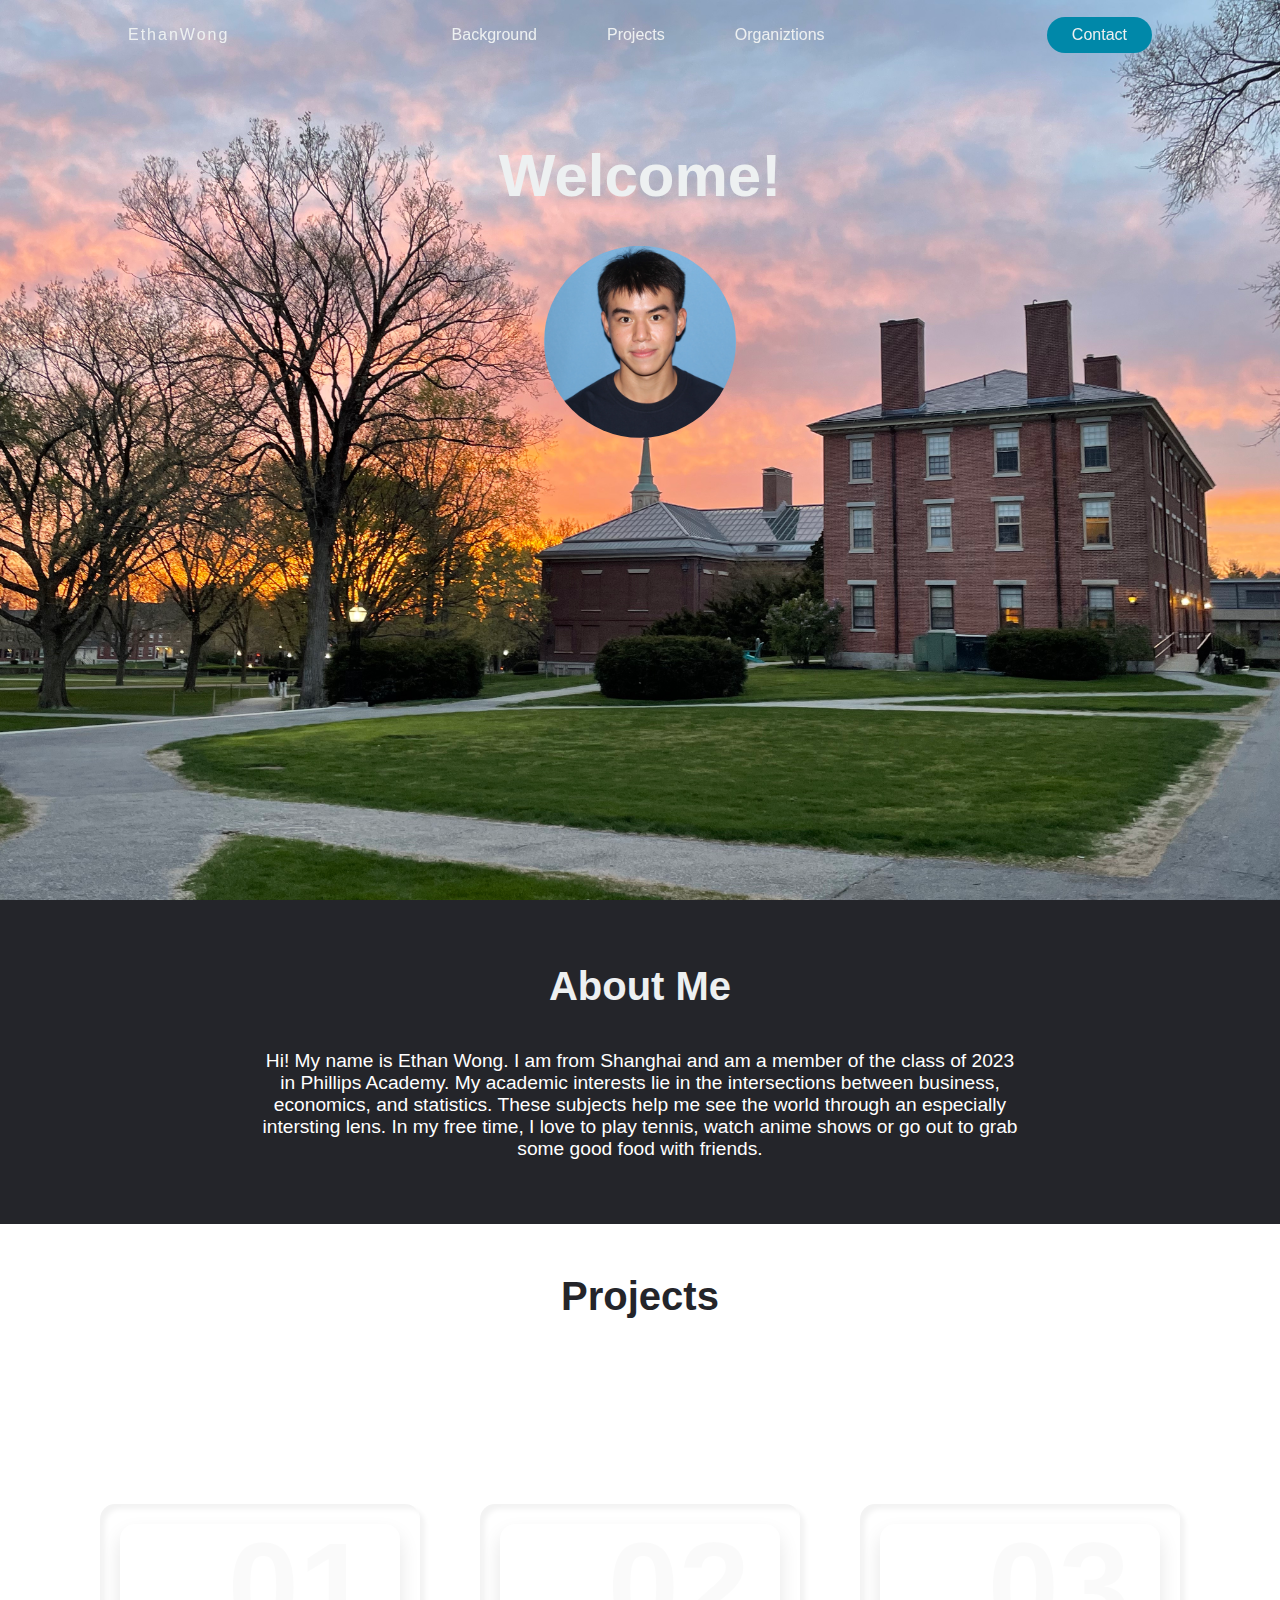
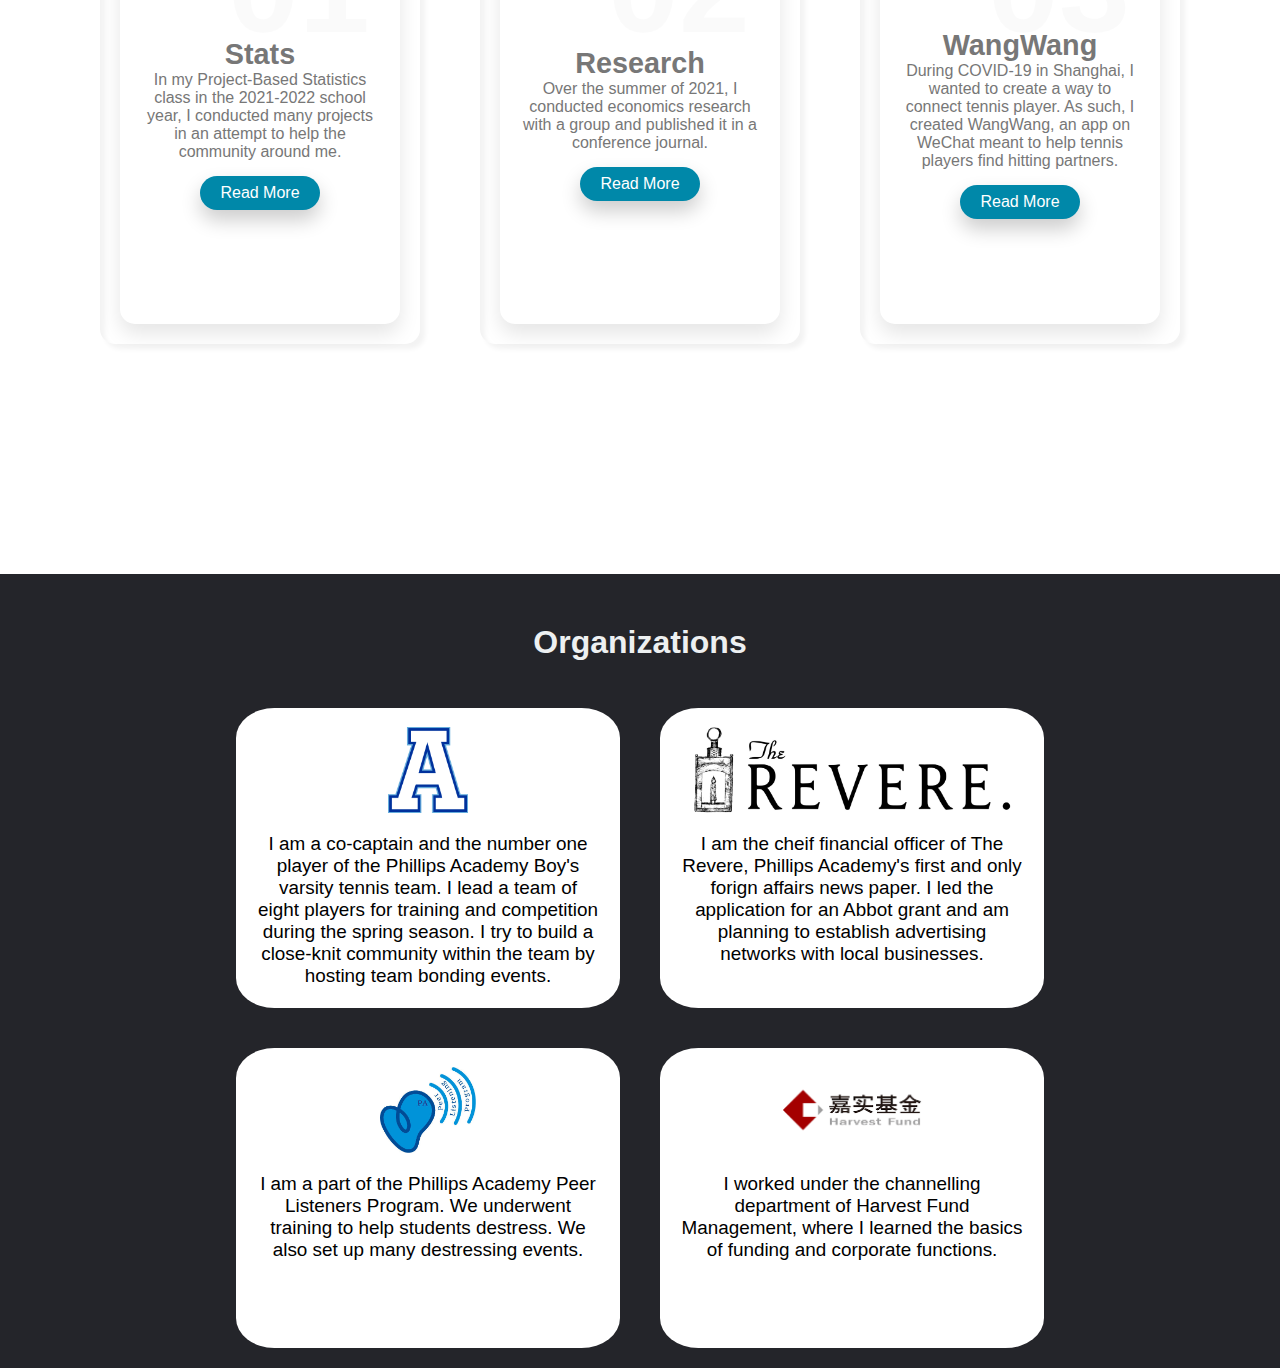
<file: index.html>
<!DOCTYPE html>
<html>
    <head>
        <meta charset = "UTF-8">
        <title>Ethan Wong</title>
        <link rel = "stylesheet" href = "style.css" />
    </head>
    <body>
       <header>
           <text class = "logo">EthanWong</text>
           <nav>
               <ul class = "topNav">
                   <li><a href = "#about">Background</a></li>
                   <li><a href = "#projects">Projects</a></li>
                   <li><a href = "#orgs">Organiztions</a></li>
               </ul>
           </nav>
           <a class = "cta" href = "contactPage/contact.html"><button>Contact</button></a>
       </header>

       <section class = "banner">
           <div class = "header1">
            <h1>
                Welcome!
            </h1>
           </div>
           <div class = "space">
               <text></text>
           </div>
           <div>
               <img src = "Pictures/Portrait.jpeg" class = "portrait" alt = "Portrait">
           </div>
       </section>
       <script type = "text/javascript">
           window.addEventListener("scroll", function(){
               var header = document.querySelector("header");
               header.classList.toggle("sticky", window.scrollY > 0);
           })
       </script>
       <div class = "aboutMe">
            <a name = "about"></a>
            <h1>
                About Me
            </h1>
       </div>
       <div class="text">
        <text>Hi! My name is Ethan Wong. I am from Shanghai and am a member of the class of 2023 in Phillips Academy. My academic interests lie in the intersections between business, economics, and statistics. These subjects help me see the world through an especially intersting lens. In my free time, I love to play tennis, watch anime shows or go out to grab some good food with friends.</text>
       </div>
       <div class = "project">
        <a name = "projects"></a>
           <h1 style="color: #24252A">
               Projects
           </h1>
       </div>
       <div class = bigContainer>
        <div class = "container">
            <div class = "card">
                <div class = "box">
                    <div class ="content">
                        <h2>01</h2>
                    <h3>Stats</h3>
                    <p>
                        In my Project-Based Statistics class in the 2021-2022 school year, I conducted many projects in an attempt to help the community around me.
                    </p>
                    <a href = "Project_Pages/stats_projects.html">Read More</a>
                    </div>
                </div>
            </div>
       </div>
       <div class = "container">
        <div class = "card">
            <div class = "box">
                <div class ="content">
                    <h2>02</h2>
                <h3>Research</h3>
                <p>
                    Over the summer of 2021, I conducted economics research with a group and published it in a conference journal.
                </p>
                <a href = "Project_Pages/research.html">Read More</a>
                </div>
            </div>
        </div>
        </div>
        <div class = "container">
            <div class = "card">
                <div class = "box">
                    <div class ="content">
                        <h2>03</h2>
                    <h3>WangWang</h3>
                    <p>
                        During COVID-19 in Shanghai, I wanted to create a way to connect tennis player. As such, I created WangWang, an app on WeChat meant to help tennis players find hitting partners.
                    </p>
                    <a href = "Project_Pages/WangWang.html">Read More</a>
                    </div>
                </div>
            </div>
            </div>
       </div>
       <div class = "organizations">
           <a name = "orgs"></a>
           <h1>Organizations</h1>
       </div>
       <div class = "orgNames" style="padding-top: 5%">
           <div class = "org">
               <img class = "icon" src = "Pictures/AndoverAthletics.png">
               <div class = "OrgText">
                <text>I am a co-captain and the number one player of the Phillips Academy Boy's varsity tennis team. I lead a team of eight players for training and competition during the spring season. I try to build a close-knit community within the team by hosting team bonding events.</text>
            </div>
           </div>
           <div class = "org">
               <img class = "icon" src = "Pictures/TheRevereLogo.jpg">
               <div class = "OrgText">
                <text>I am the cheif financial officer of The Revere, Phillips Academy's first and only forign affairs news paper. I led the application for an Abbot grant and am planning to establish advertising networks with local businesses.</text>
            </div>
           </div>
       </div>
       <div class = "orgNames">
        <div class = "org">
            <img class = "icon" src = "Pictures/PeerListenerLogo.jpeg">
            <div class = "OrgText">
                <text>I am a part of the Phillips Academy Peer Listeners Program. We underwent training to help students destress. We also set up many destressing events.</text>
            </div>
        </div>
        <div class = "org">
            <img class = "icon" src = "Pictures/HarvestFund.png">
            <div class = "OrgText">
                <text>I worked under the channelling department of Harvest Fund Management, where I learned the basics of funding and corporate functions.</text>
            </div>
        </div>
       </div>
       <div>
           
       </div>
    </body>
</html>
</file>
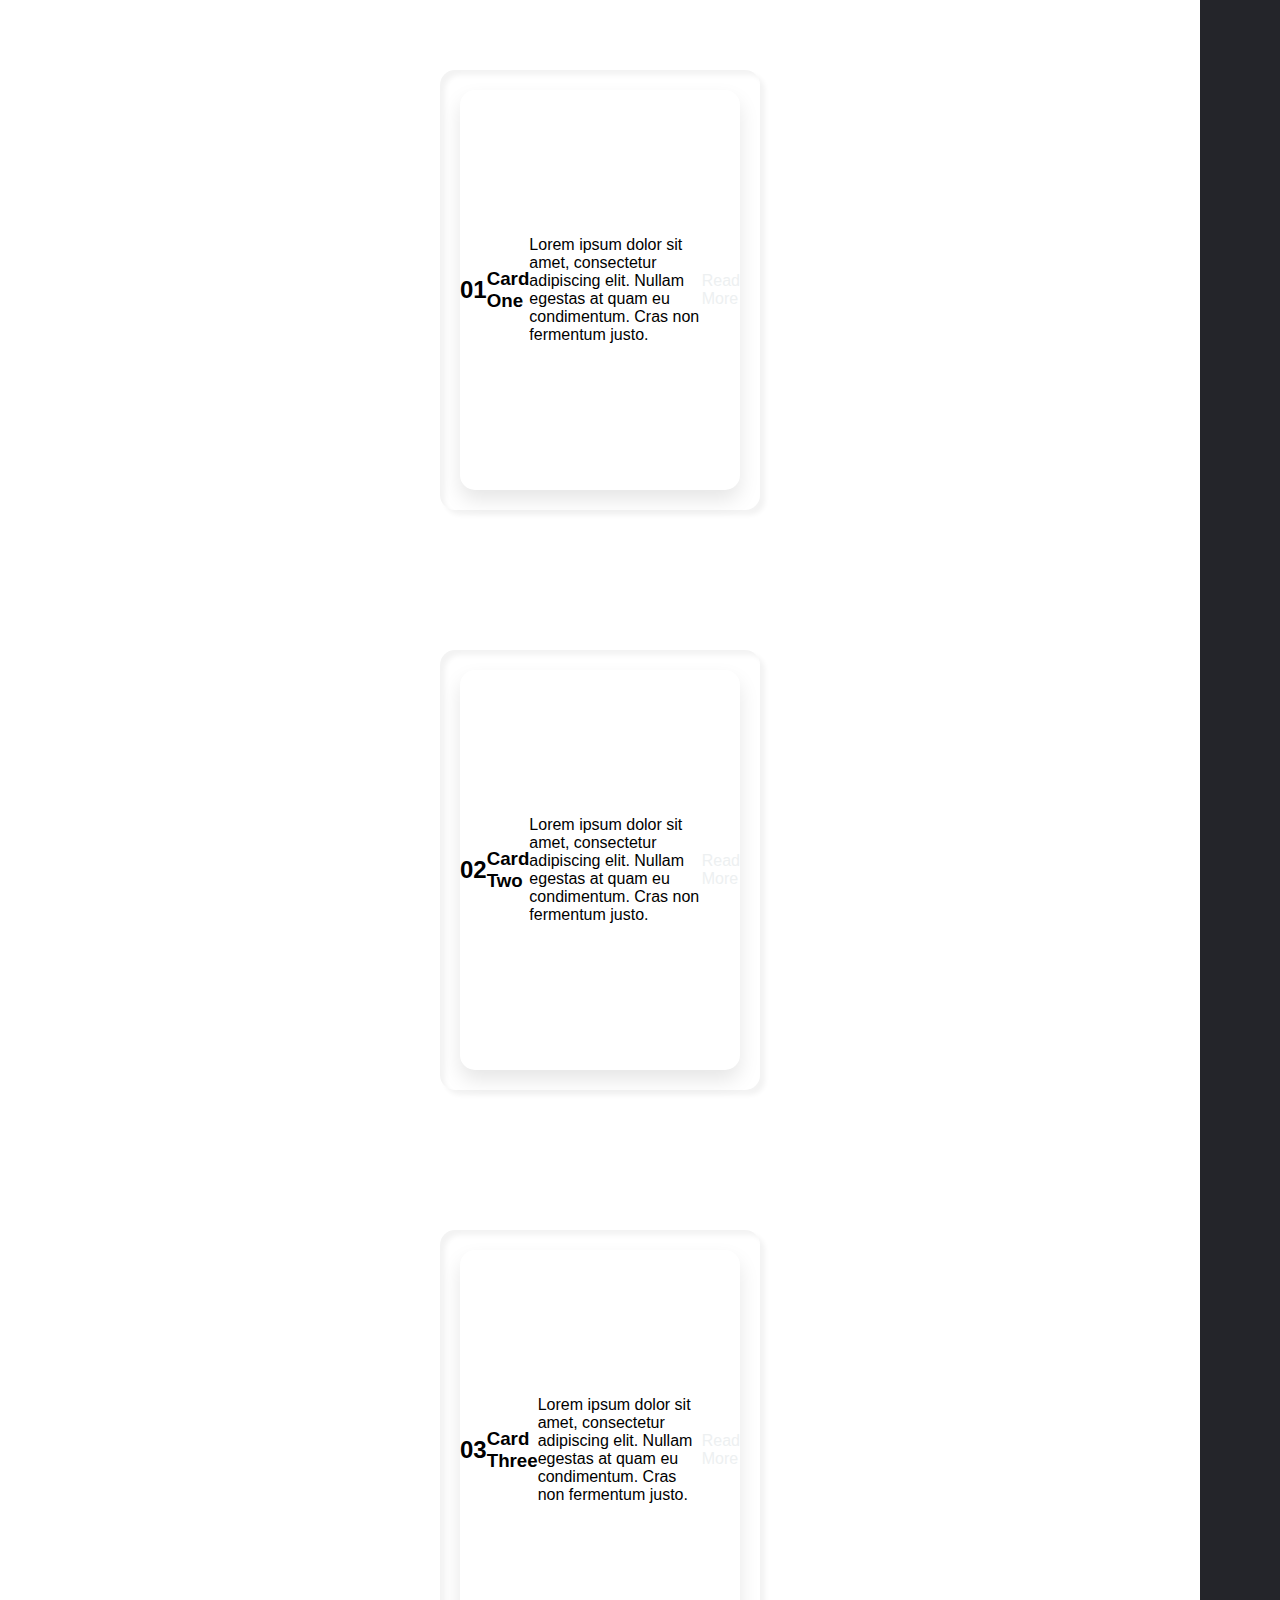
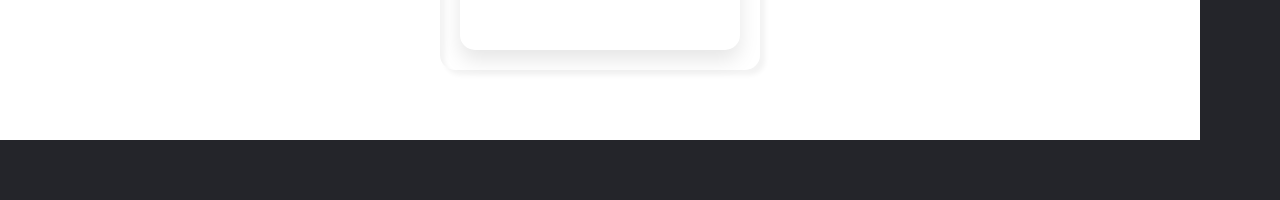
<file: test.html>
<!DOCTYPE html>
<html>
    <head>
        <meta charset = "UTF-8">
        <title>Ethan Wong</title>
        <link rel = "stylesheet" href = "style.css" />
    </head>

    <body>
        <div class = "container">
            <div class = "card">
                <div class = "box">
                    <h2>01</h2>
                    <h3>Card One</h3>
                    <p>
                        Lorem ipsum dolor sit amet, consectetur adipiscing elit. Nullam egestas at quam eu condimentum. Cras non fermentum justo.
                    </p>
                    <a href = "#">Read More</a>
                </div>
            </div>
       </div>
       <div class = "container">
        <div class = "card">
            <div class = "box">
                <h2>02</h2>
                <h3>Card Two</h3>
                <p>
                    Lorem ipsum dolor sit amet, consectetur adipiscing elit. Nullam egestas at quam eu condimentum. Cras non fermentum justo.
                </p>
                <a href = "#">Read More</a>
            </div>
        </div>
        </div>
        <div class = "container">
            <div class = "card">
                <div class = "box">
                    <h2>03</h2>
                    <h3>Card Three</h3>
                    <p>
                        Lorem ipsum dolor sit amet, consectetur adipiscing elit. Nullam egestas at quam eu condimentum. Cras non fermentum justo.
                    </p>
                    <a href = "#">Read More</a>
                </div>
            </div>
            </div>
    </body>
</file>
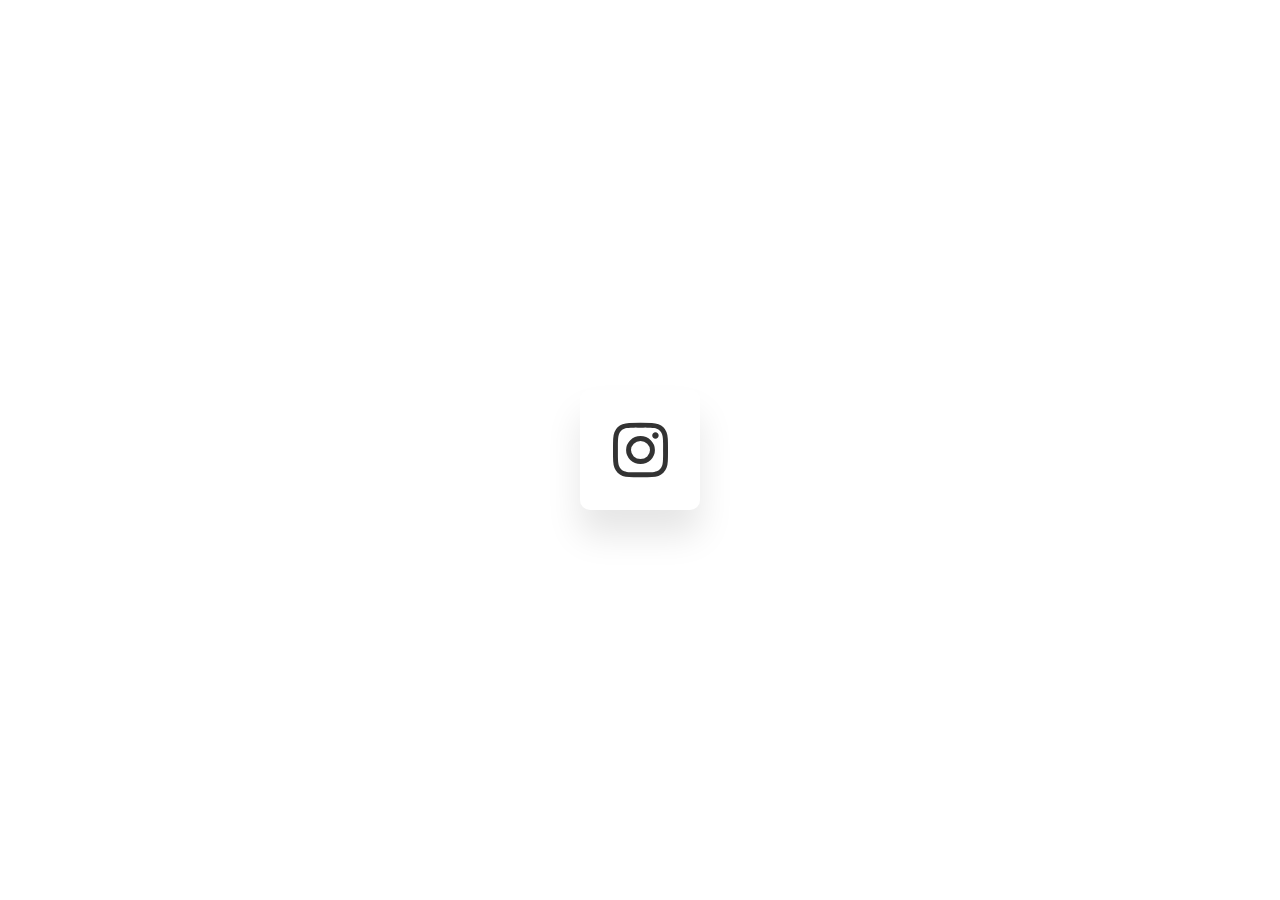
<file: contactPage/contact.html>
<!DOCTYPE html>
<html>
    <head>
        <title>Contact Page</title>
        <link rel="stylesheet" href="https://cdnjs.cloudflare.com/ajax/libs/font-awesome/4.7.0/css/font-awesome.css" integrity="sha512-5A8nwdMOWrSz20fDsjczgUidUBR8liPYU+WymTZP1lmY9G6Oc7HlZv156XqnsgNUzTyMefFTcsFH/tnJE/+xBg==" crossorigin="anonymous" referrerpolicy="no-referrer" />
        <link rel = "stylesheet" type = "text/css" href = "csty.css">
    </head>
    <body>
        <section class = "socialMedia">
            <ul class = "sci">
                <li data-text = "Instagram" data-color = "#e4405f">
                    <a href = "https://www.instagram.com/ethan._.w.o.n.g/" class = "instagram"><i class="fa fa-instagram" aria-hidden="true"></i></a>
                </li>
            </ul>
        </section>
        <script src = "vanilla-tilt.min.js">

        </script>
        <script>
            VanillaTilt.init(document.querySelector(".sci li a"), {
                max: 30,
                speed: 400,
                glare: true,
                "max-glare": 1,

            });
    
            let list = document.querySelectorAll(".sci li");
            let bg = document.querySelectorAll(".socialMedia");
            list.forEach(elelments => {
                elements.addEventListener('mouseenter', function
                (event){
                    let color = event.target.getAttribute
                    ('data-color');
                    bg.style.backgroundColor = color;
                })
            })
        </script>
    </body>
</html>
</file>
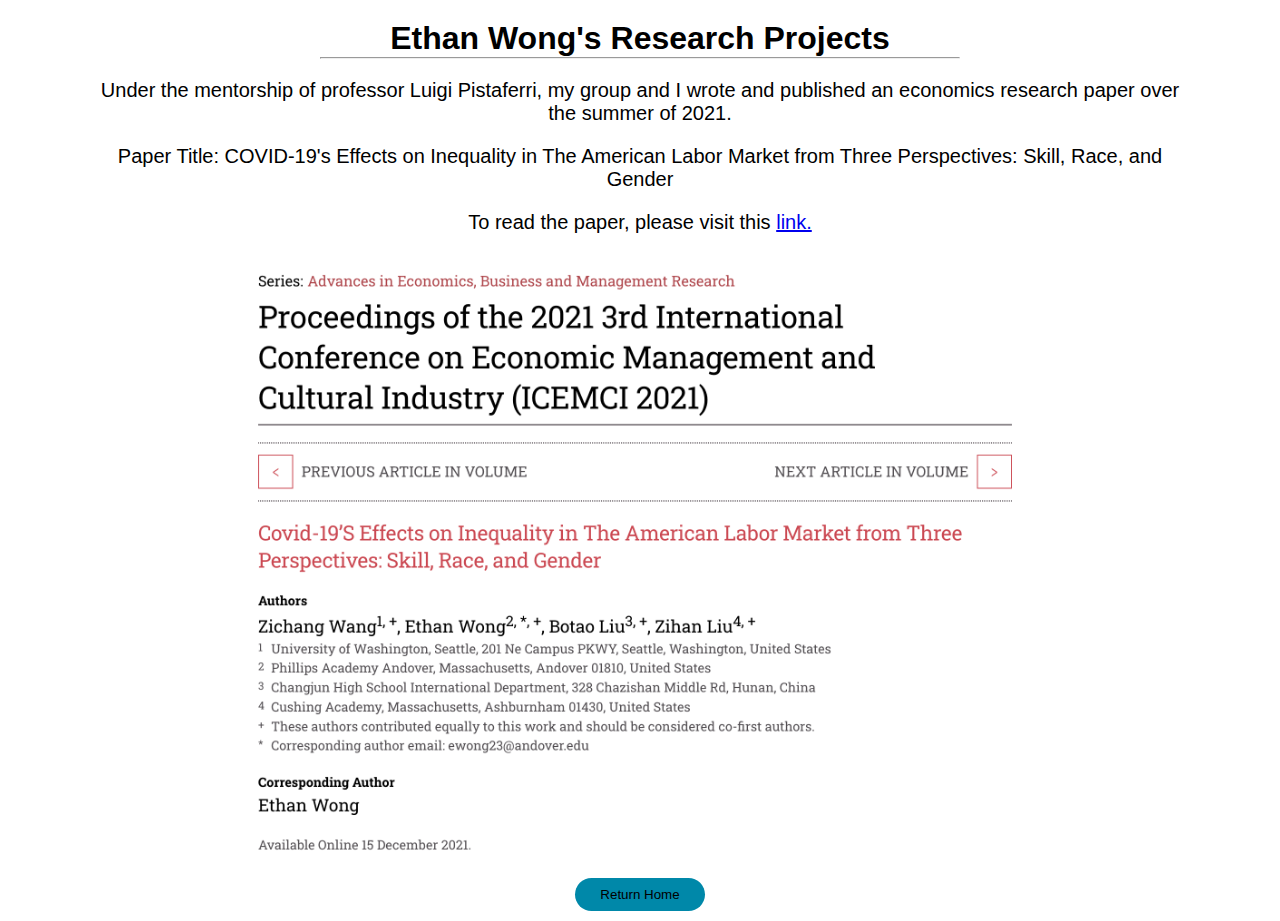
<file: Project_Pages/research.html>
<!DOCTYPE html>
<html>
    <head>
        <meta charset = "UTF-8">
        <title>Ethan Wong's Research Projects</title>
        <link rel = "stylesheet" href = "projectStyles.css" />
    </head>
    <body>
        <div class = "pageHead">
            <h1>Ethan Wong's Research Projects</h1>
            <hr>
        </div>
        <div class = "projectDescription">
            <text>Under the mentorship of professor Luigi Pistaferri, my group and I wrote and published an economics research paper over the summer of 2021.</text>
        </div>
        <div class = "projectDescription">
            <text>Paper Title: COVID-19's Effects on Inequality in The American Labor Market from Three Perspectives: Skill, Race, and Gender </text>
        </div>
        <div class = "projectDescription">
            <text>To read the paper, please visit this </text> <a href = "https://www.atlantis-press.com/proceedings/icemci-21/125965938">link.</a>
        </div>

        <div class = "displayImage">
            <img src = "ResearchPaperSS.png" alt = "screenshot1">
        </div>

        <div class = "buttonDiv">
            <a href = "../index.html">
                <button>Return Home</button>
            </a>
        </div>
    </body>

</html>
</file>
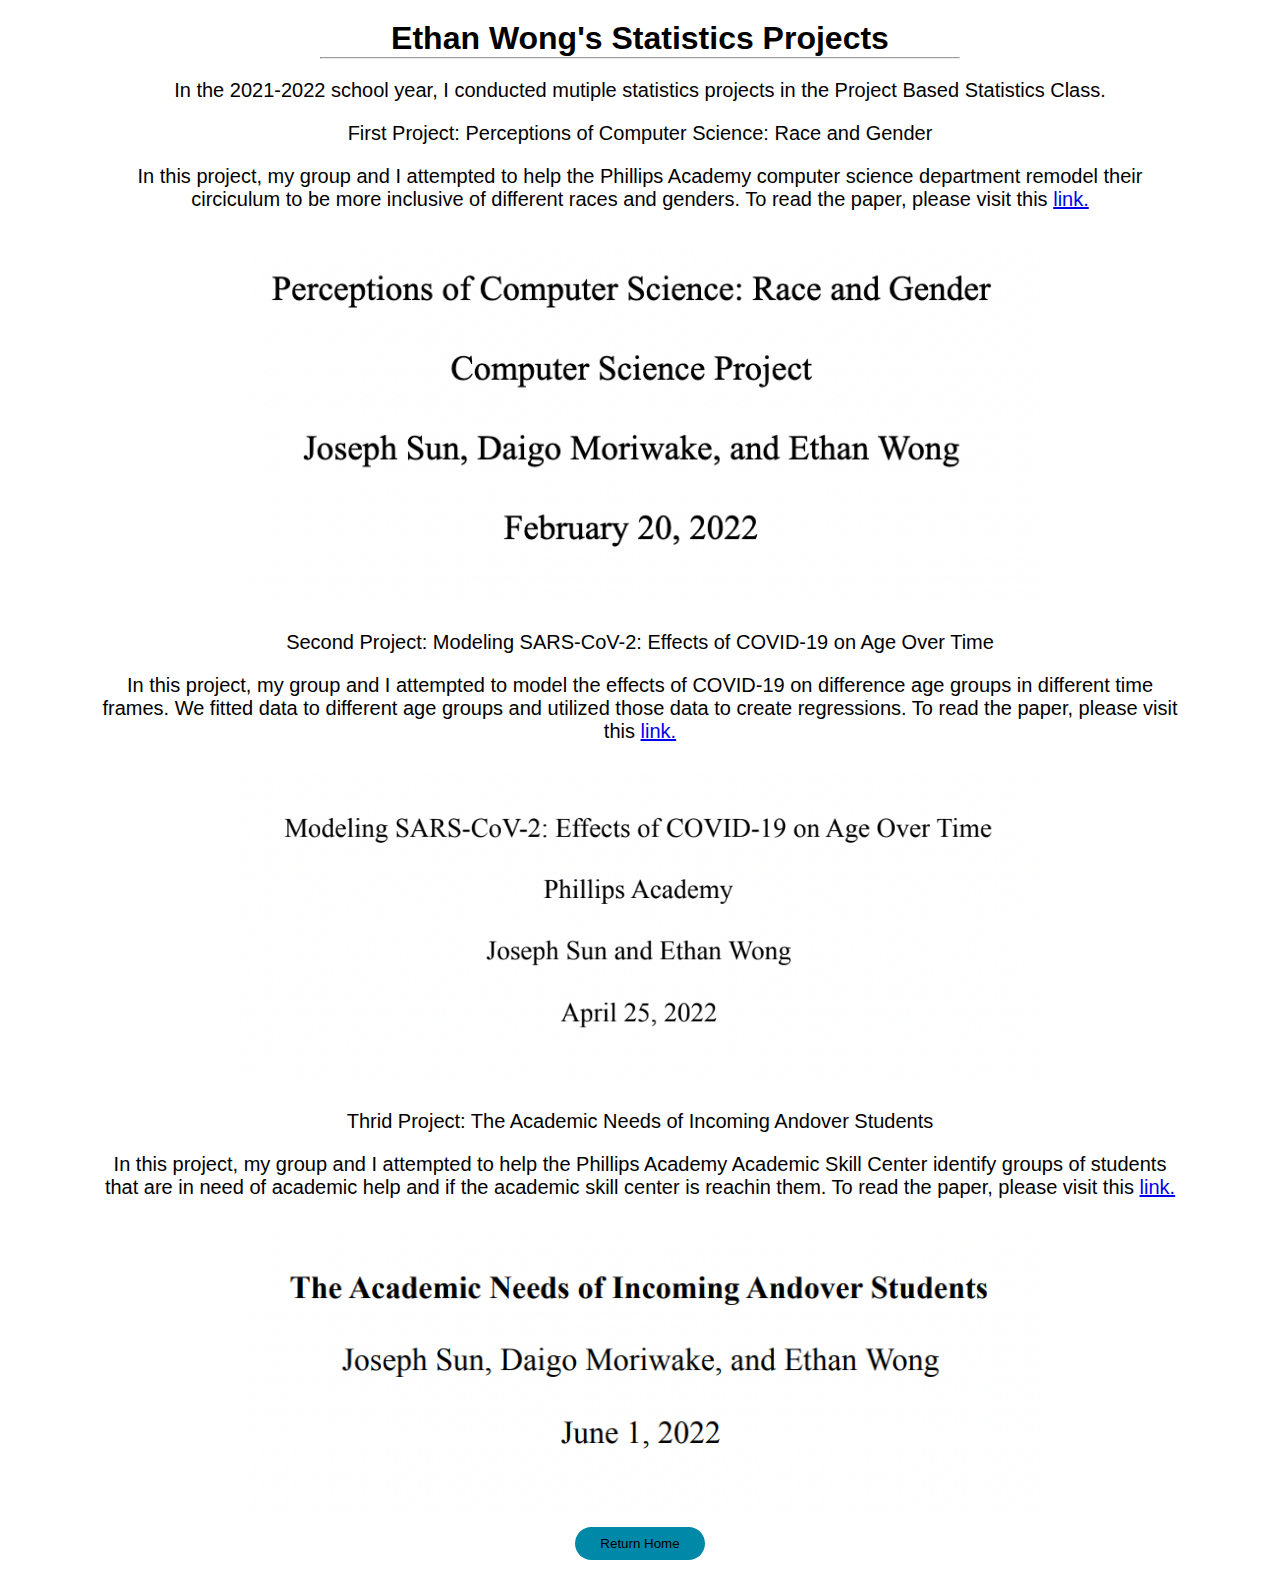
<file: Project_Pages/stats_projects.html>
<!DOCTYPE html>
<html>
    <head>
        <meta charset = "UTF-8">
        <title>Ethan Wong</title>
        <link rel = "stylesheet" href = "projectStyles.css" />
    </head>

    <body>
        <div class = "pageHead">
            <h1>Ethan Wong's Statistics Projects</h1>
            <hr>
        </div>
        <div class = "projectDescription">
            <text>In the 2021-2022 school year, I conducted mutiple statistics projects in the Project Based Statistics Class. </text>
        </div>
        <div class = "projectDescription">
            <text>First Project: Perceptions of Computer Science: Race and Gender</text>
        </div>
        <div class = "projectDescription">
            <text>In this project, my group and I attempted to help the Phillips Academy computer science department remodel their circiculum to be more inclusive of different races and genders. To read the paper, please visit this </text> <a href = "https://drive.google.com/file/d/1NkhZsuaMGQS5aYAcllz3_XC4S8A5P_8Y/view?usp=sharing">link.</a>
        </div>

        <div class = "displayImage">
            <img src = "StatsP/CSP.png" alt = "screenshot1">
        </div>
        <div class = "projectDescription">
            <text>Second Project: Modeling SARS-CoV-2: Effects of COVID-19 on Age Over Time</text>
        </div>
        <div class = "projectDescription">
            <text>In this project, my group and I attempted to model the effects of COVID-19 on difference age groups in different time frames. We fitted data to different age groups and utilized those data to create regressions. To read the paper, please visit this </text> <a href = "https://drive.google.com/file/d/1NkhZsuaMGQS5aYAcllz3_XC4S8A5P_8Y/view?usp=sharing">link.</a>
        </div>

        <div class = "displayImage">
            <img src = "StatsP/COVIDProject.png" alt = "screenshot1">
        </div>

        <div class = "projectDescription">
            <text>Thrid Project: The Academic Needs of Incoming Andover Students</text>
        </div>
        <div class = "projectDescription">
            <text>In this project, my group and I attempted to help the Phillips Academy Academic Skill Center identify groups of students that are in need of academic help and if the academic skill center is reachin them. To read the paper, please visit this </text> <a href = "https://drive.google.com/file/d/1WPJeldPsQqD3M27f72Q1R97as4NEtxqD/view?usp=sharing">link.</a>
        </div>

        <div class = "displayImage">
            <img src = "StatsP/ASCProject.png" alt = "screenshot1">
        </div>

        <div class = "buttonDiv">
            <a href = "../index.html">
                <button>Return Home</button>
            </a>
        </div>
    </body>

</html>
</file>
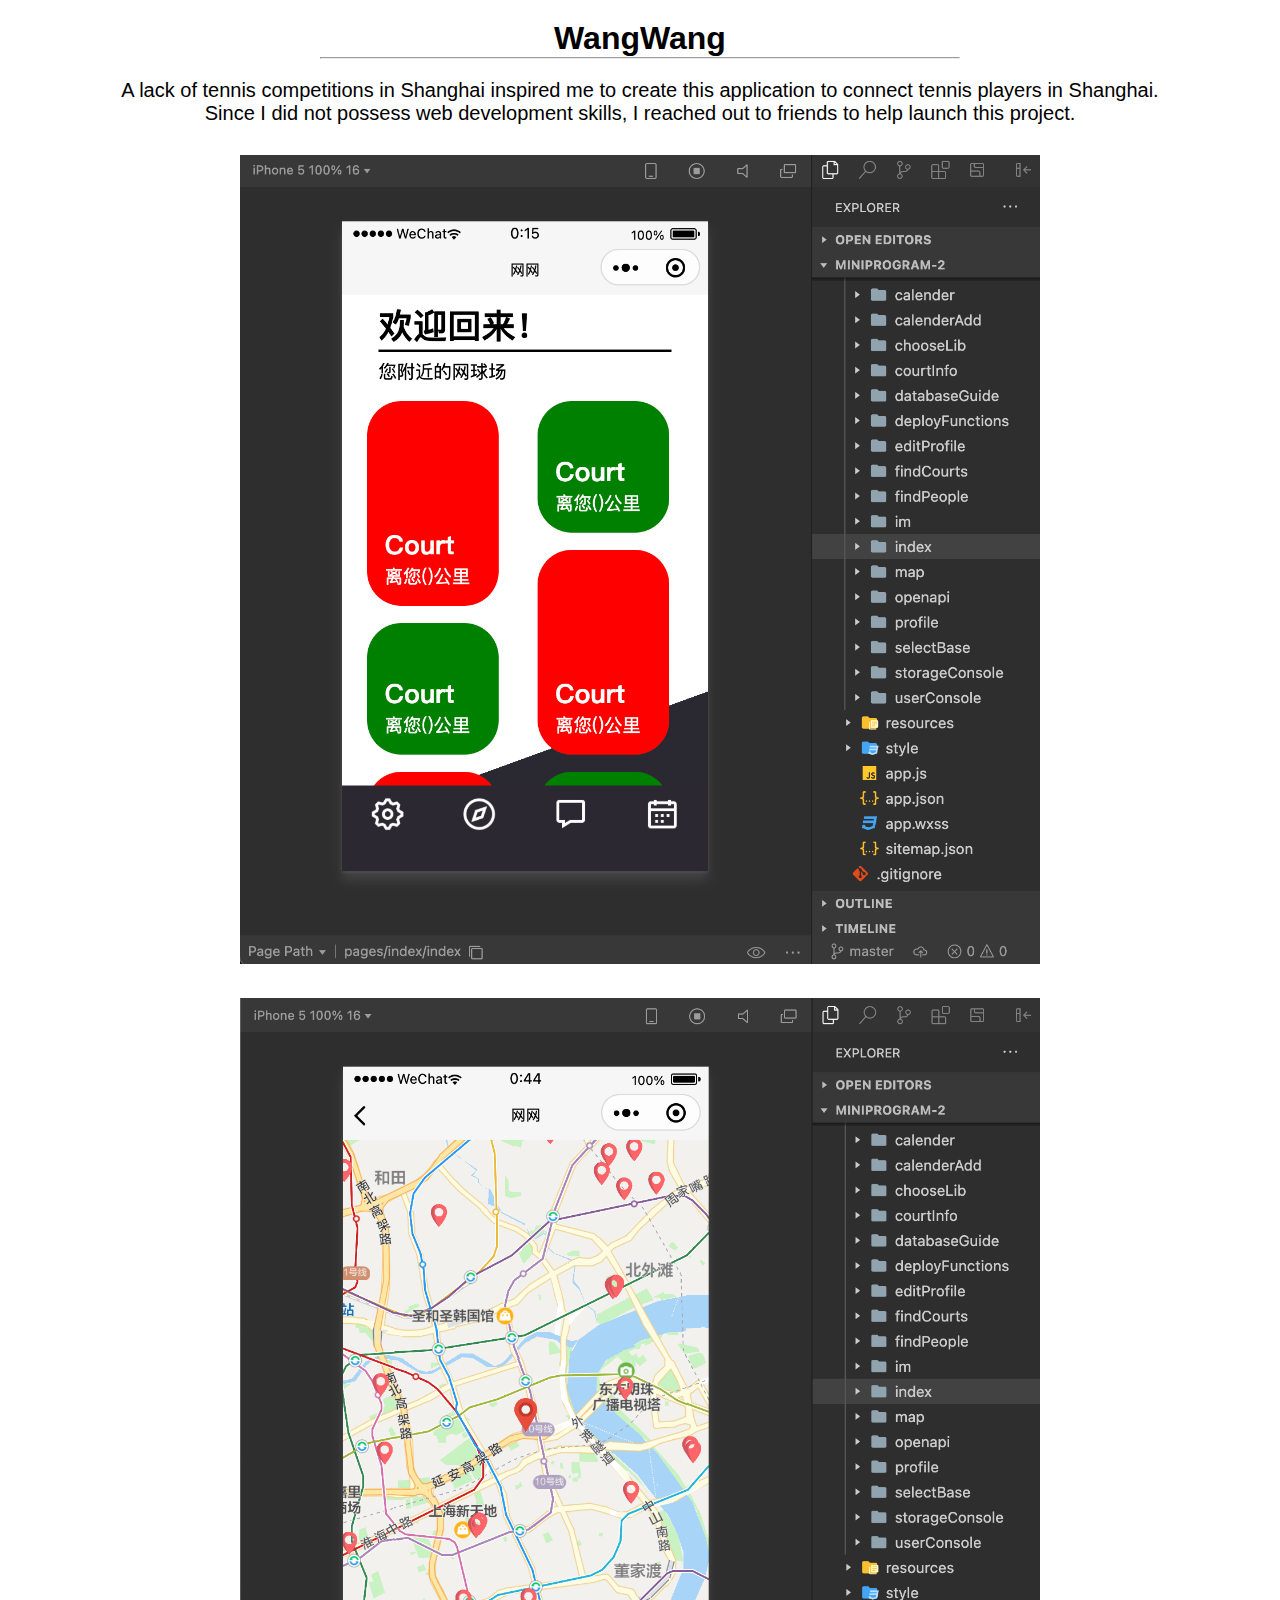
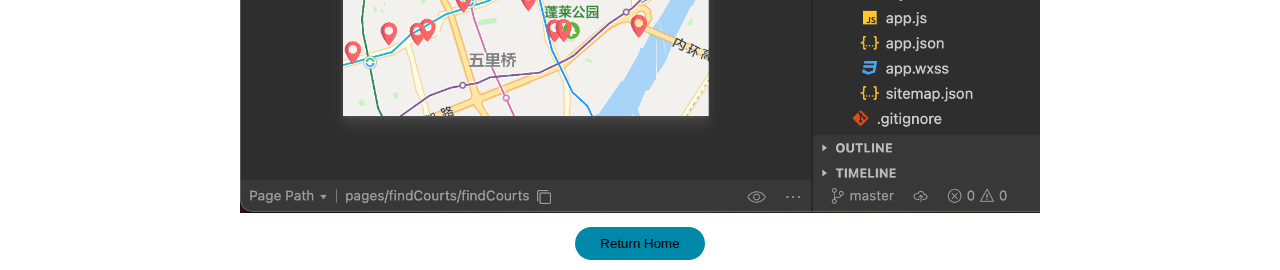
<file: Project_Pages/WangWang.html>
<!DOCTYPE html>
<html>
    <head>
        <meta charset = "UTF-8">
        <title>Ethan Wong</title>
        <link rel = "stylesheet" href = "projectStyles.css" />
    </head>
    <body>
        <div class = "pageHead">
            <h1>WangWang</h1>
            <hr>
        </div>
        <div class = "projectDescription">
            <text>A lack of tennis competitions in Shanghai inspired me to create this application to connect tennis players in Shanghai. Since I did not possess web development skills, I reached out to friends to help launch this project.</text>
        </div>

        <div class = "displayImage">
            <img src = "WangWangImg/WangWangHome.png" alt = "screenshot1">
        </div>

        <div class = "displayImage">
            <img src = "WangWangImg/WangWangMap.png" alt = "screenshot1">
        </div>

        <div class = "buttonDiv">
            <a href = "../index.html">
                <button>Return Home</button>
            </a>
        </div>
    </body>
</html>
</file>
<file: style.css>
@import url('https://fonts.googleapis.com/css2?family=Source+Sans+Pro:wght@200&display=swap');

*{
    box-sizing: border-box;
    margin: 0;
    padding: 0;
    font-family:'Gill Sans', 'Gill Sans MT', Calibri, 'Trebuchet MS', sans-serif;
}

body{
    min-height: 200vh;
    background-color: #24252A;
    
}

header ul{
    position: relative;
    display: flex;
    justify-content: center;
    align-items: center;
}

header ul li{
    position: relative;
    list-style: none;
}

header ul li a{
    position: relative;
    margin: 0 15px;
    text-decoration: none;
    transition: 0.5s;
}

header.sticky{
    padding: 5px 100px;
    background: #24252A
}

li, a, button{
    font-family:'Gill Sans', 'Gill Sans MT', Calibri, 'Trebuchet MS', sans-serif;
    font-weight: 500;
    font-size: 16px;
    color: #edf0f1;
    text-decoration: none;
}


header{
    display: flex;
    justify-content: space-between;
    align-items: center;
    padding: 17px 10%;
    position: fixed;
    top: 0;
    left: 0;
    width: 100%;
    transition: 0.6s;
    z-index: 100000;
}

header .logo{
    position: relative;
    letter-spacing: 2px;
    transition: 0.6s;
    cursor: pointer;
    font-family:'Gill Sans', 'Gill Sans MT', Calibri, 'Trebuchet MS', sans-serif;
    font-weight: 500;
    font-size: 16px;
    color: #edf0f1;
    text-decoration: none;
}

h1{
    text-align: center;
    color: #edf0f1;
}

.topNav{
    list-style: none;
}

.topNav li{
    display: inline-block;
    padding: 0px 20px;
}

.topNav li a{
    transition: all 0.3s ease 0s;
}

.topNav li a:hover{
    color: #0088a9;
}

button{
    padding: 9px 25px;
    background-color: rgba(0,136,169,1);
    border: none;
    border-radius: 50px;
    cursor: pointer;
    transition: all 0.3s ease 0s;
}

button:hover{
    background-color: rgba(0,136,169,0.8);
}


.firstImg{
    position: relative;
    width: 100%;
    height: 100%;
}

.image {
    position: relative;
    min-height: 2000px;
    background-size: cover;
}

.banner{
    position: relative;
    width: 100%;
    height: 100vh;
    background: url(Pictures/background-picture.jpg);
    background-size: cover;
    background-repeat: no-repeat;
    background-attachment: fixed;
    background-position-x: center;
}


.aboutMe{
    height: 150px;
    width: 100%;
    padding-top: 5%;
    font-size: 20px;
    font-family:'Gill Sans', 'Gill Sans MT', Calibri, 'Trebuchet MS', sans-serif;
}

.header1{
    padding-top: 11%;
    font-size: 30px;
    font-family:'Gill Sans', 'Gill Sans MT', Calibri, 'Trebuchet MS', sans-serif;
    font-weight: normal;
}


.portrait{
    max-width: 15%;
    clip-path: circle();
    display: block;
    margin-left: auto;
    margin-right: auto;
}

.space{
    width: 100%;
    height: 4%;
}


.text{
    color: white;
    text-align: center;
    padding-left: 20%;
    padding-right: 20%;
    font-size: 120%;
    padding-bottom: 5%;
}

.project{
    background-color: white;
    color: #24252A;
    height: 30px;
    width: 100%;
    font-size: 20px;
    font-family:'Gill Sans', 'Gill Sans MT', Calibri, 'Trebuchet MS', sans-serif;
    padding-top: 50px;
}

.container{
    background-color:white;
    display: flex;
    justify-content: center;
    align-items: center;
    max-width: 1200px;
    flex-wrap: wrap;
    padding: 40px 0;
}

.container .card{
    position: relative;
    width: 320px;
    height: 440px;
    box-shadow: inset 5px 5px 5px rgba(0,0,0,0.05),
                inset -5px -5px 5px rgba(255,255,255,0.5),
                5px 5px 5px rgba(0,0,0,0.05),
                -5px -5px 5px rgba(255,255,255,0.5);
    border-radius: 15px;
    margin: 30px;
}

.container .card .box{
    position: absolute;
    top: 20px;
    left: 20px;
    right: 20px;
    bottom: 20px;
    background: white;
    box-shadow: 0 10px 20px rgba(0,0,0,0.1);
    border-radius: 15px;
    display: flex;
    justify-content: center;
    align-items: center;
    transition: 0.5s;
}

.container .card:hover .box{
    transform: translateY(-50px);
    box-shadow: 0 10px 40px rgba(0,0,0,0.2);
    background: linear-gradient(45deg, #0088a9,#29b5d7);
}

.container .card .box .content{
    padding: 20px;
    text-align: center;
}

.container .card .box .content h2{
    position: absolute;
    top: -10px;
    right: 30px;
    font-size: 8em;
    color: rgba(0,0,0,0.02);
    transition: 0.5s;
    pointer-events: none;
}

.container .card:hover .box .content h2{
    color: rgba(0,0,0,0.05);
}

.container .card .box .content h3{
    font-size: 1.8em;
    color: #777;
    z-index: 1;
    transition: 0.5s;
}

.container .card:hover .box .content h3,
.container .card:hover .box .content p{
    color: #fff;
}

.container .card .box .content p{
    font-size: 1em;
    font-weight: 300;
    color:#777;
    z-index: 1;
    transition: 0.5s;
}

.container .card .box .content a{
    position: relative;
    display: inline-block;
    padding: 8px 20px;
    background: #0088a9;
    margin-top: 15px;
    border-radius: 20px;
    color:#fff;
    text-decoration: none;
    font-weight: 400;
    box-shadow: 0 10px 20px rgba(0,0,0,0.2);
}

.container .card:hover .box .content a{
    background: #0088a9;
}

.bigContainer{
    display: flex;
    justify-content: center;
    align-items: center;
    min-height: 100vh;
    background-color: white;
}

.organizations{
    padding-top:50px;
    height: 30px;
    width: 100%;
}

.orgNames{
    width: 100%;
    height: auto;
    display: flex;
    flex-direction: row;
    justify-content: center;
    flex-flow:wrap;
}

.org{
    width: 30%;
    height: 300px;
    background: white;
    margin: 20px;
    box-sizing: border-box;
    font-size: 50px;
    border-radius: 10%;
}

@media screen and (max-width: 1200px){
    .box{
        width: 40%;
    }
}

@media screen and (max-width: 600px){
    .box{
        width: 90%
    }
}

.icon{
    height: 35%;
    padding-top:5%;
    margin-left: auto;
    margin-right:auto;
    display: block;
}

.OrgText{
    padding: 20px;
    text-align: center;
    font-size: 5mm;
    vertical-align: middle;
}

.socialMedia{
    display: flex;
    justify-content: center;
    align-items: center;
    min-height: 100vh;
}

.sci{
    position: relative;
    display: flex;
}

.sci li{
    list-style: none;
}
</file>
<file: contactPage/csty.css>
*{
    margin: 0;
    padding: 0;
    box-sizing: border-box;
}

.socialMedia{
    display: flex;
    justify-content: center;
    align-items: center;
    min-height: 100vh;
}

.sci{
    position: relative;
    display: flex;
}

.sci li{
    list-style: none;
}

.sci li::before{
    content:attr(data-text);
    position: absolute;
    top: 50%;
    left: 50%;
    transform: translate(-50%,-50%);
    font-size: 14vw;
    pointer-events: none;
    font-weight: 700;
    transition: 0.5s;
    opacity: 0;
}

.sci li:hover::before{
    opacity: 0.1;
    transform: translate(-50%,calc(-50% + 150px));
}

.sci li a{
    position: relative;
    display:inline-block;
    width: 120px;
    height: 120px;
    background: #fff;
    display: flex;
    justify-content: center;
    align-items: center;
    color: #333;
    border-radius: 10px;
    text-decoration: none;
    margin: 20px;
    font-size: 4em;
    transform-style:preserve-3d;
    perspective: 500px;
    box-shadow: 0 25px 35px rgba(0,0,0,0.1);
    transition: background 0.25s;
}

.sci li a:hover{
    background: #e4405f;
}

.sci li a .fa{
    transition: 0.25s;
    pointer-events: none;
}

.js-tilt-glare{
    border-radius: 10px;
}

.sci li a:hover .fa{
    color: #fff;
    transform: scale(1.75) tanslateZ(50px);
}
</file>
<file: Project_Pages/projectStyles.css>
*{
    box-sizing: border-box;
    margin: 0;
    padding: 0;
    font-family:'Gill Sans', 'Gill Sans MT', Calibri, 'Trebuchet MS', sans-serif;
}

.pageHead{
    padding-top: 20px;
    text-align: center;
}

hr{
    width: 50%;
    margin:auto;
}

.projectDescription{
    text-align: center;
    font-size: 20px;
    padding-top: 20px;
    padding-left: 100px;
    padding-right: 100px;
}

button{
    padding: 9px 25px;
    background-color: rgba(0,136,169,1);
    border: none;
    border-radius: 50px;
    cursor: pointer;
    transition: all 0.3s ease 0s;
    margin: auto;
    margin-top: 10px;
    margin-bottom: 10px;
}

button:hover{
    background-color: rgba(0,136,169,0.8);
}

.buttonDiv{
    text-align: center;
}

.displayImage{
    width: 800px;
    margin: auto;
    margin-top: 30px;
}

img{
    width: 100%;
    height: 100%;
}
</file>
